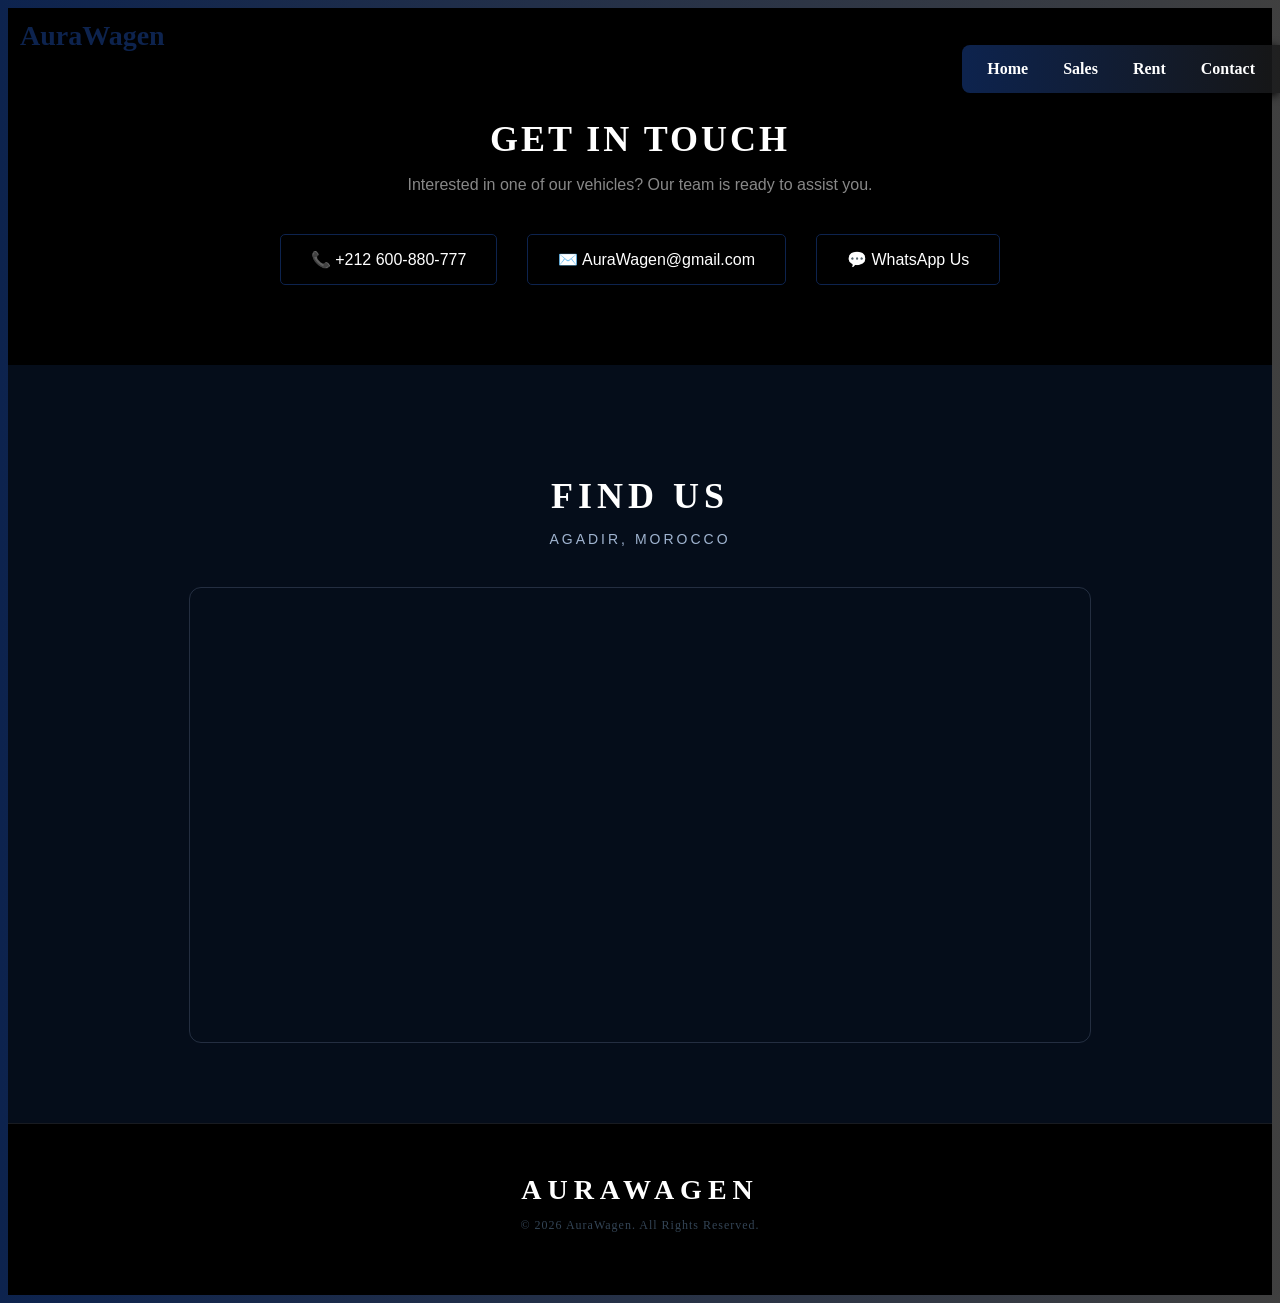
<file: Contact.html>
<!DOCTYPE html>
<html lang="en">
<head>
    <meta charset="UTF-8">
    <meta name="viewport" content="width=device-width, initial-scale=1.0">
    <link rel="stylesheet" href="stylecontact.css">
    <title>Contact page</title>
</head>
<body>
    <header class="hero-section">
        <div class="top-bar">
            <a href="index.html" class="logo">AuraWagen</a>
            <div class="linkspages">
                <a href="index.html">Home</a>
                <a href="sales.html">Sales</a>
                <a href="rent.html">Rent</a>
                <a href="Contact.html">Contact</a>
            </div>
        </div>
    
    </header>
<section class="contact" >
    <h2>Get In Touch</h2>
    <p>Interested in one of our vehicles? Our team is ready to assist you.</p>

    <div class="contact-info">
        <a href="tel:+212600880777" class="contact-item" >
            📞 +212 600-880-777
        </a>
        <a href="mailto:AuraWagen@gmail.com" class="contact-item" >
            ✉️ AuraWagen@gmail.com
        </a>
        <a href="https://wa.me/212632908066" class="contact-item" target="_blank">
            💬 WhatsApp Us
        </a>
    </div>
</section>
<section class="location">
    <h2>Find Us</h2>
    <p>Agadir, Morocco</p>

    <div class="map-container">
    <iframe src="https://www.google.com/maps/embed?pb=!1m18!1m12!1m3!1d13760.956542723046!2d-9.599497350000002!3d30.4293222!2m3!1f0!2f0!3f0!3m2!1i1024!2i768!4f13.1!3m3!1m2!1s0xdb3b68d4ddc0875%3A0x6cd91c257d5c4067!2sCit%C3%A9%20Suisse%2C%20Agadir%2080000!5e0!3m2!1sfr!2sma!4v1774354572331!5m2!1sfr!2sma"
     width="900" 
     height="450" 
     style="border:0;" 
     allowfullscreen="" 
     loading="lazy"
     referrerpolicy="no-referrer-when-downgrade"></iframe>
    </div>
</section>

<!-- FOOTER -->
<footer class="footer">
    <div class="footer-logo">AuraWagen</div>
    <p class="footer-copy">© 2026 AuraWagen. All Rights Reserved.</p>
</footer>
</body>
</html>
</file>
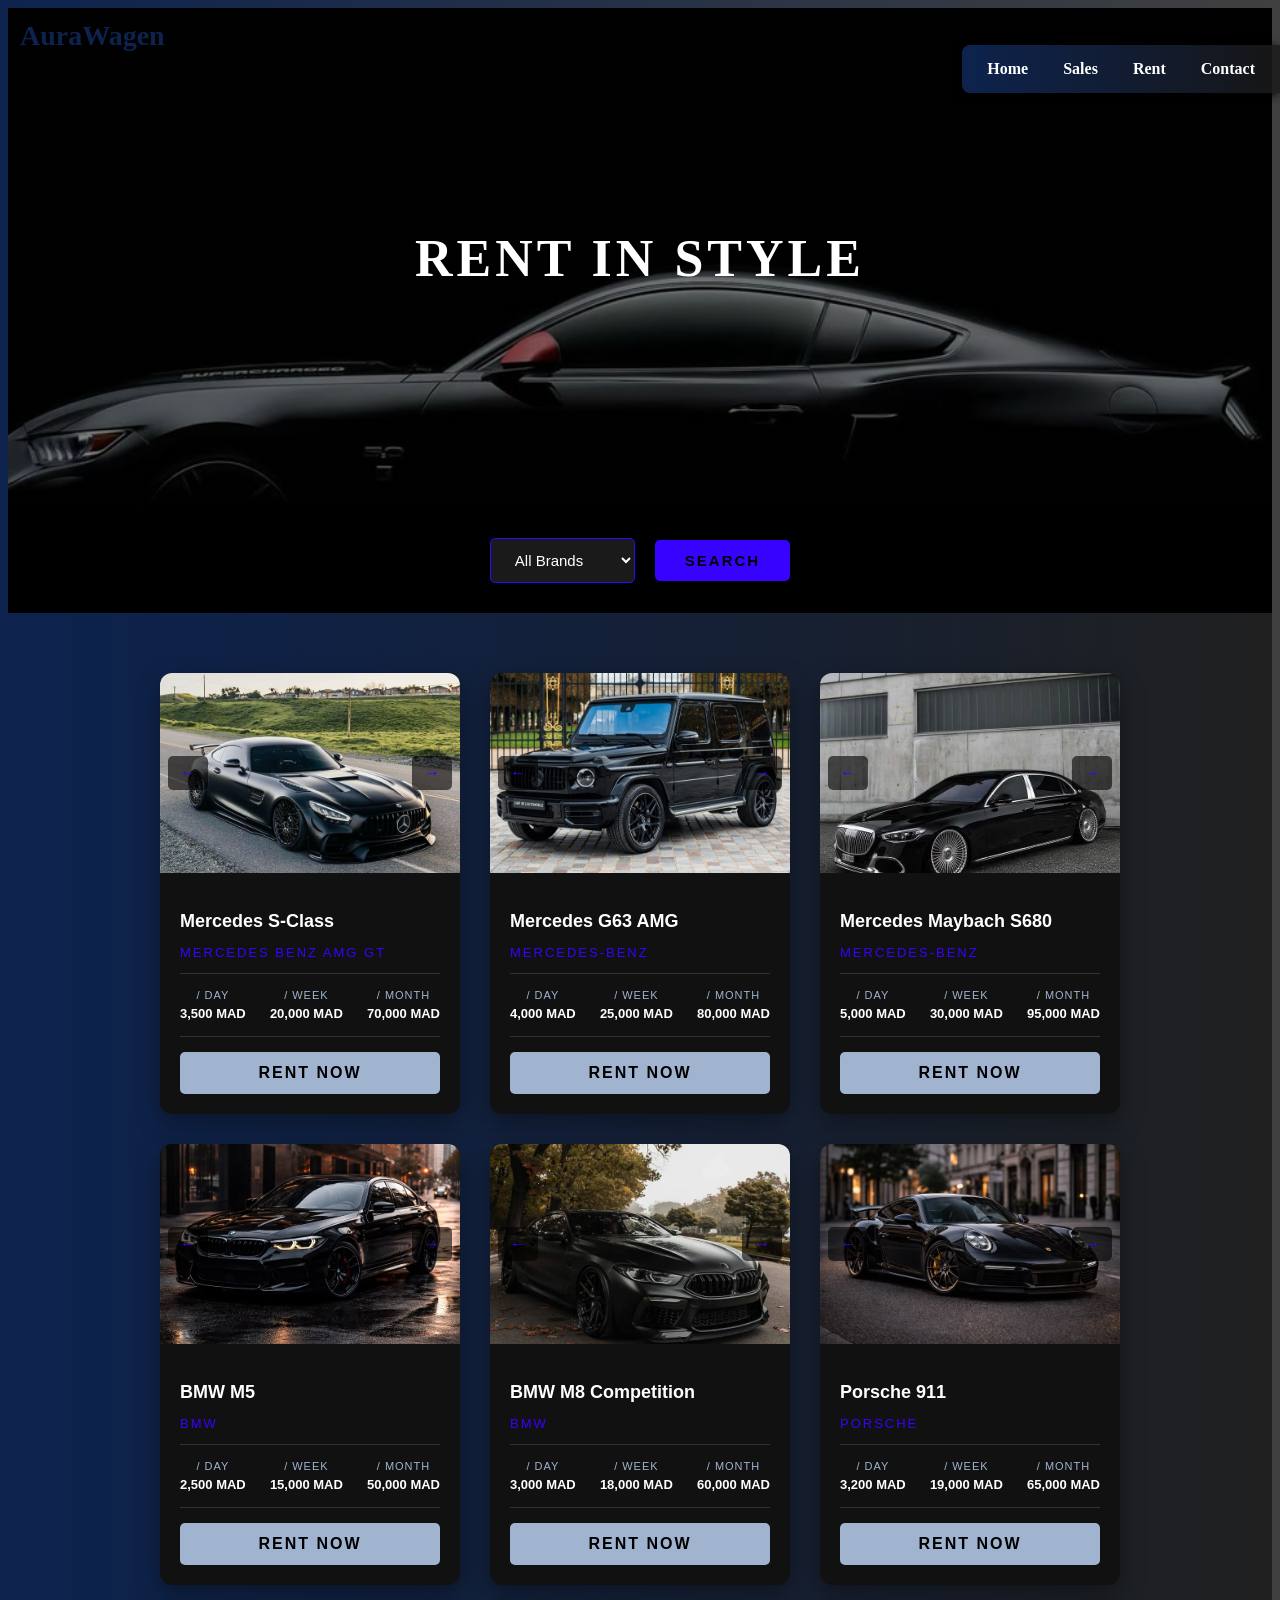
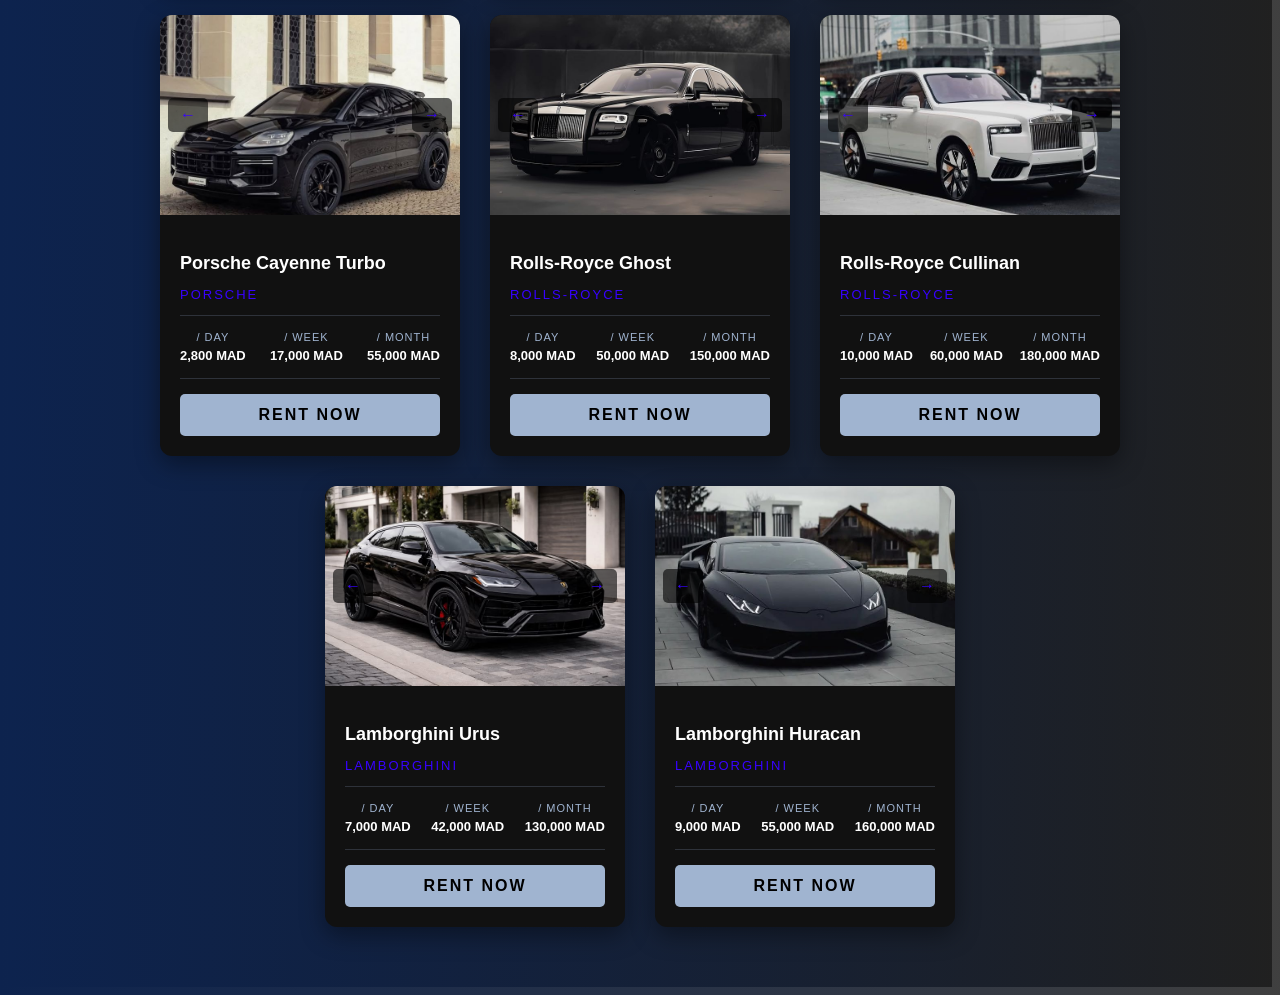
<file: rent.html>
<!DOCTYPE html>
<html lang="en">
<head>
    <meta charset="UTF-8">
    <meta name="viewport" content="width=device-width, initial-scale=1.0">
    <title>Rent page</title>
    <link rel="stylesheet" href="stylerent.css">
</head>
<body>
    <header class="hero-section">
        <div class="top-bar">
            <a href="index.html" class="logo">AuraWagen</a>
            <div class="linkspages">
                <a href="index.html">Home</a>
                <a href="sales.html">Sales</a>
                <a href="rent.html">Rent</a>
                <a href="Contact.html">Contact</a>
            </div>
        </div>
    </header>
    <section class="rent-hero">
        <h1>RENT IN STYLE</h1>
    </section>
<section class="filters">
    
    <select class="filter-brand">
        <option value="all">All Brands</option>
        <option value="mercedes">Mercedes</option>
        <option value="bmw">BMW</option>
        <option value="porsche">Porsche</option>
        <option value="rolls-royce">Rolls-Royce</option>
        <option value="lamborghini">Lamborghini</option>
    </select>
    <button class="filter-btn">SEARCH</button>

</section>

<!-- CARS GRID -->
<section class="cars-grid">
    <div class="car-card" data-brand="mercedes">
        <div class="car-slider">
            <img src="images/mercedice (1).jfif" class="slide active">
            <img src="images/mercedice (2).jfif" class="slide">
            <button class="prev">&#8592;</button>
            <button class="next">&#8594;</button>
        </div>
            <div class="car-info">
                <h3>Mercedes S-Class</h3>
                <p class="brand">Mercedes Benz AMG GT</p>
                <div class="pricing">
                    <div class="price-item">
                        <span class="period">/ Day</span>
                        <span class="amount">3,500 MAD</span>
                    </div>
                    <div class="price-item">
                        <span class="period">/ Week</span>
                        <span class="amount"> 20,000 MAD</span>
                    </div>
                    <div class="price-item">
                        <span class="period">/ Month</span>
                        <span class="amount">70,000 MAD</span>
                    </div>
                </div>
                <a href="Contact.html" class="rent-btn">Rent Now</a>
            </div>
        </div>

    <div class="car-card" data-brand="mercedes" >
        <div class="car-slider">
            <img src="images/2mercedice1 (1).jfif" class="slide active">
            <img src="images/2mercedice1 (2).jfif" class="slide">
            <button class="prev">&#8592;</button>
            <button class="next">&#8594;</button>
        </div>
            <div class="car-info">
            <h3>Mercedes G63 AMG</h3>
            <p class="brand">Mercedes-Benz</p>
            <div class="pricing">
                <div class="price-item">
                    <span class="period">/ Day</span>
                    <span class="amount">4,000 MAD</span>
                </div>
            <div class="price-item">
                <span class="period">/ Week</span>
                <span class="amount">25,000 MAD</span>
            </div>
            <div class="price-item">
                <span class="period">/ Month</span>
                <span class="amount">80,000 MAD</span>
            </div>
            </div>
    <a href="Contact.html" class="rent-btn">Rent Now</a>
            </div>
    </div>

    <div class="car-card" data-brand="mercedes" >
        <div class="car-slider">
            <img src="images/3mercedice (1).jfif" class="slide active">
            <img src="images/3mercedice (2).jfif" class="slide">
            <button class="prev">&#8592;</button>
            <button class="next">&#8594;</button>
        </div>
            <div class="car-info">
            <h3>Mercedes Maybach S680</h3>
            <p class="brand">Mercedes-Benz</p>
            <div class="pricing">
            <div class="price-item">
                <span class="period">/ Day</span>
                <span class="amount">5,000 MAD</span>
            </div>
            <div class="price-item">
                <span class="period">/ Week</span>
                <span class="amount">30,000 MAD</span>
            </div>
            <div class="price-item">
                <span class="period">/ Month</span>
                <span class="amount">95,000 MAD</span>
            </div>
            </div>
    <a href="Contact.html" class="rent-btn">Rent Now</a>
            </div>
    </div>

    <!-- BMW -->
    <div class="car-card" data-brand="bmw" >
        <div class="car-slider">
            <img src="images/BMW (1).jfif" class="slide active">
            <img src="images/BMW (2).jfif" class="slide">
            <button class="prev">&#8592;</button>
            <button class="next">&#8594;</button>
        </div>
        <div class="car-info">
        <h3>BMW M5</h3>
        <p class="brand">BMW</p>
        <div class="pricing">
        <div class="price-item">
            <span class="period">/ Day</span>
            <span class="amount">2,500 MAD</span>
        </div>
        <div class="price-item">
            <span class="period">/ Week</span>
            <span class="amount">15,000 MAD</span>
        </div>
        <div class="price-item">
            <span class="period">/ Month</span>
            <span class="amount">50,000 MAD</span>
        </div>
        </div>
    <a href="Contact.html" class="rent-btn">Rent Now</a>
        </div>
    </div>

    <div class="car-card" data-brand="bmw" >
        <div class="car-slider">
            <img src="images/2BMW (1).jfif" class="slide active">
            <img src="images/2BMW (2).jfif" class="slide">
            <button class="prev">&#8592;</button>
            <button class="next">&#8594;</button>
        </div>
        <div class="car-info">
        <h3>BMW M8 Competition</h3>
        <p class="brand">BMW</p>
        <div class="pricing">
        <div class="price-item">
            <span class="period">/ Day</span>
            <span class="amount">3,000 MAD</span>
        </div>
        <div class="price-item">
            <span class="period">/ Week</span>
            <span class="amount">18,000 MAD</span>
        </div>
        <div class="price-item">
            <span class="period">/ Month</span>
            <span class="amount">60,000 MAD</span>
        </div>
        </div>
    <a href="Contact.html" class="rent-btn">Rent Now</a>
        </div>
    </div>

    <!-- PORSCHE -->
    <div class="car-card" data-brand="porsche" >
        <div class="car-slider">
            <img src="images/porche (2).jfif" class="slide active">
            <img src="images/porche (1).jfif" class="slide">
            <button class="prev">&#8592;</button>
            <button class="next">&#8594;</button>
        </div>
        <div class="car-info">
        <h3>Porsche 911</h3>
        <p class="brand">Porsche</p>
        <div class="pricing">
        <div class="price-item">
            <span class="period">/ Day</span>
            <span class="amount">3,200 MAD</span>
        </div>
        <div class="price-item">
            <span class="period">/ Week</span>
            <span class="amount">19,000 MAD</span>
        </div>
        <div class="price-item">
            <span class="period">/ Month</span>
            <span class="amount">65,000 MAD</span>
        </div>
        </div>
    <a href="Contact.html" class="rent-btn">Rent Now</a>
        </div>
    </div>

    <div class="car-card" data-brand="porsche" >
        <div class="car-slider">
            <img src="images/2porche (2).jfif" class="slide active">
            <img src="images/2porche (1).jfif" class="slide">
            <button class="prev">&#8592;</button>
            <button class="next">&#8594;</button>
        </div>
        <div class="car-info">
        <h3>Porsche Cayenne Turbo</h3>
        <p class="brand">Porsche</p>
        <div class="pricing">
        <div class="price-item">
            <span class="period">/ Day</span>
            <span class="amount">2,800 MAD</span>
        </div>
        <div class="price-item">
            <span class="period">/ Week</span>
            <span class="amount">17,000 MAD</span>
        </div>
        <div class="price-item">
            <span class="period">/ Month</span>
            <span class="amount">55,000 MAD</span>
        </div>
        </div>
    <a href="Contact.html" class="rent-btn">Rent Now</a>
        </div>
    </div>

    <!-- ROLLS-ROYCE -->
    <div class="car-card" data-brand="rolls-royce" >
        <div class="car-slider">
            <img src="images/Rolls (1).jfif" class="slide active">
            <img src="images/Rolls (2).jfif" class="slide">
            <button class="prev">&#8592;</button>
            <button class="next">&#8594;</button>
        </div>
        <div class="car-info">
        <h3>Rolls-Royce Ghost</h3>
        <p class="brand">Rolls-Royce</p>
        <div class="pricing">
        <div class="price-item">
            <span class="period">/ Day</span>
            <span class="amount">8,000 MAD</span>
        </div>
        <div class="price-item">
            <span class="period">/ Week</span>
            <span class="amount">50,000 MAD</span>
        </div>
        <div class="price-item">
            <span class="period">/ Month</span>
            <span class="amount">150,000 MAD</span>
        </div>
        </div>
    <a href="Contact.html" class="rent-btn">Rent Now</a>
        </div>
    </div>

    <div class="car-card" data-brand="rolls-royce" >
        <div class="car-slider">
            <img src="images/2rolls (2).jfif" class="slide active">
            <img src="images/2rolls (1).jfif" class="slide">
            <button class="prev">&#8592;</button>
            <button class="next">&#8594;</button>
        </div>
        <div class="car-info">
        <h3>Rolls-Royce Cullinan</h3>
        <p class="brand">Rolls-Royce</p>
        <div class="pricing">
        <div class="price-item">
            <span class="period">/ Day</span>
            <span class="amount">10,000 MAD</span>
        </div>
        <div class="price-item">
            <span class="period">/ Week</span>
            <span class="amount">60,000 MAD</span>
        </div>
        <div class="price-item">
            <span class="period">/ Month</span>
            <span class="amount">180,000 MAD</span>
        </div>
        </div>
    <a href="Contact.html" class="rent-btn">Rent Now</a>
        </div>
    </div>

    <!-- LAMBORGHINI -->
    <div class="car-card" data-brand="lamborghini" >
        <div class="car-slider">
            <img src="images/lam (1).jfif" class="slide active">
            <img src="images/lam (2).jfif" class="slide">
            <button class="prev">&#8592;</button>
            <button class="next">&#8594;</button>
        </div>
        <div class="car-info">
        <h3>Lamborghini Urus</h3>
        <p class="brand">Lamborghini</p>
        <div class="pricing">
        <div class="price-item">
            <span class="period">/ Day</span>
            <span class="amount">7,000 MAD</span>
        </div>
        <div class="price-item">
            <span class="period">/ Week</span>
            <span class="amount">42,000 MAD</span>
        </div>
        <div class="price-item">
            <span class="period">/ Month</span>
            <span class="amount">130,000 MAD</span>
        </div>
        </div>
    <a href="Contact.html" class="rent-btn">Rent Now</a>
        </div>
    </div>

    <div class="car-card" data-brand="lamborghini">
        <div class="car-slider">
            <img src="images/2lam (1).jfif" class="slide active">
            <img src="images/2lam (2).jfif" class="slide">
            <button class="prev">&#8592;</button>
            <button class="next">&#8594;</button>
        </div>
        <div class="car-info">
        <h3>Lamborghini Huracan</h3>
        <p class="brand">Lamborghini</p>
        <div class="pricing">
        <div class="price-item">
            <span class="period">/ Day</span>
            <span class="amount">9,000 MAD</span>
        </div>
        <div class="price-item">
            <span class="period">/ Week</span>
            <span class="amount">55,000 MAD</span>
        </div>
        <div class="price-item">
            <span class="period">/ Month</span>
            <span class="amount">160,000 MAD</span>
        </div>
        </div>
    <a href="Contact.html" class="rent-btn">Rent Now</a>
        </div>
    </div>



</section>
<script src="script_rent.js"></script>
</body>
</html>
</file>
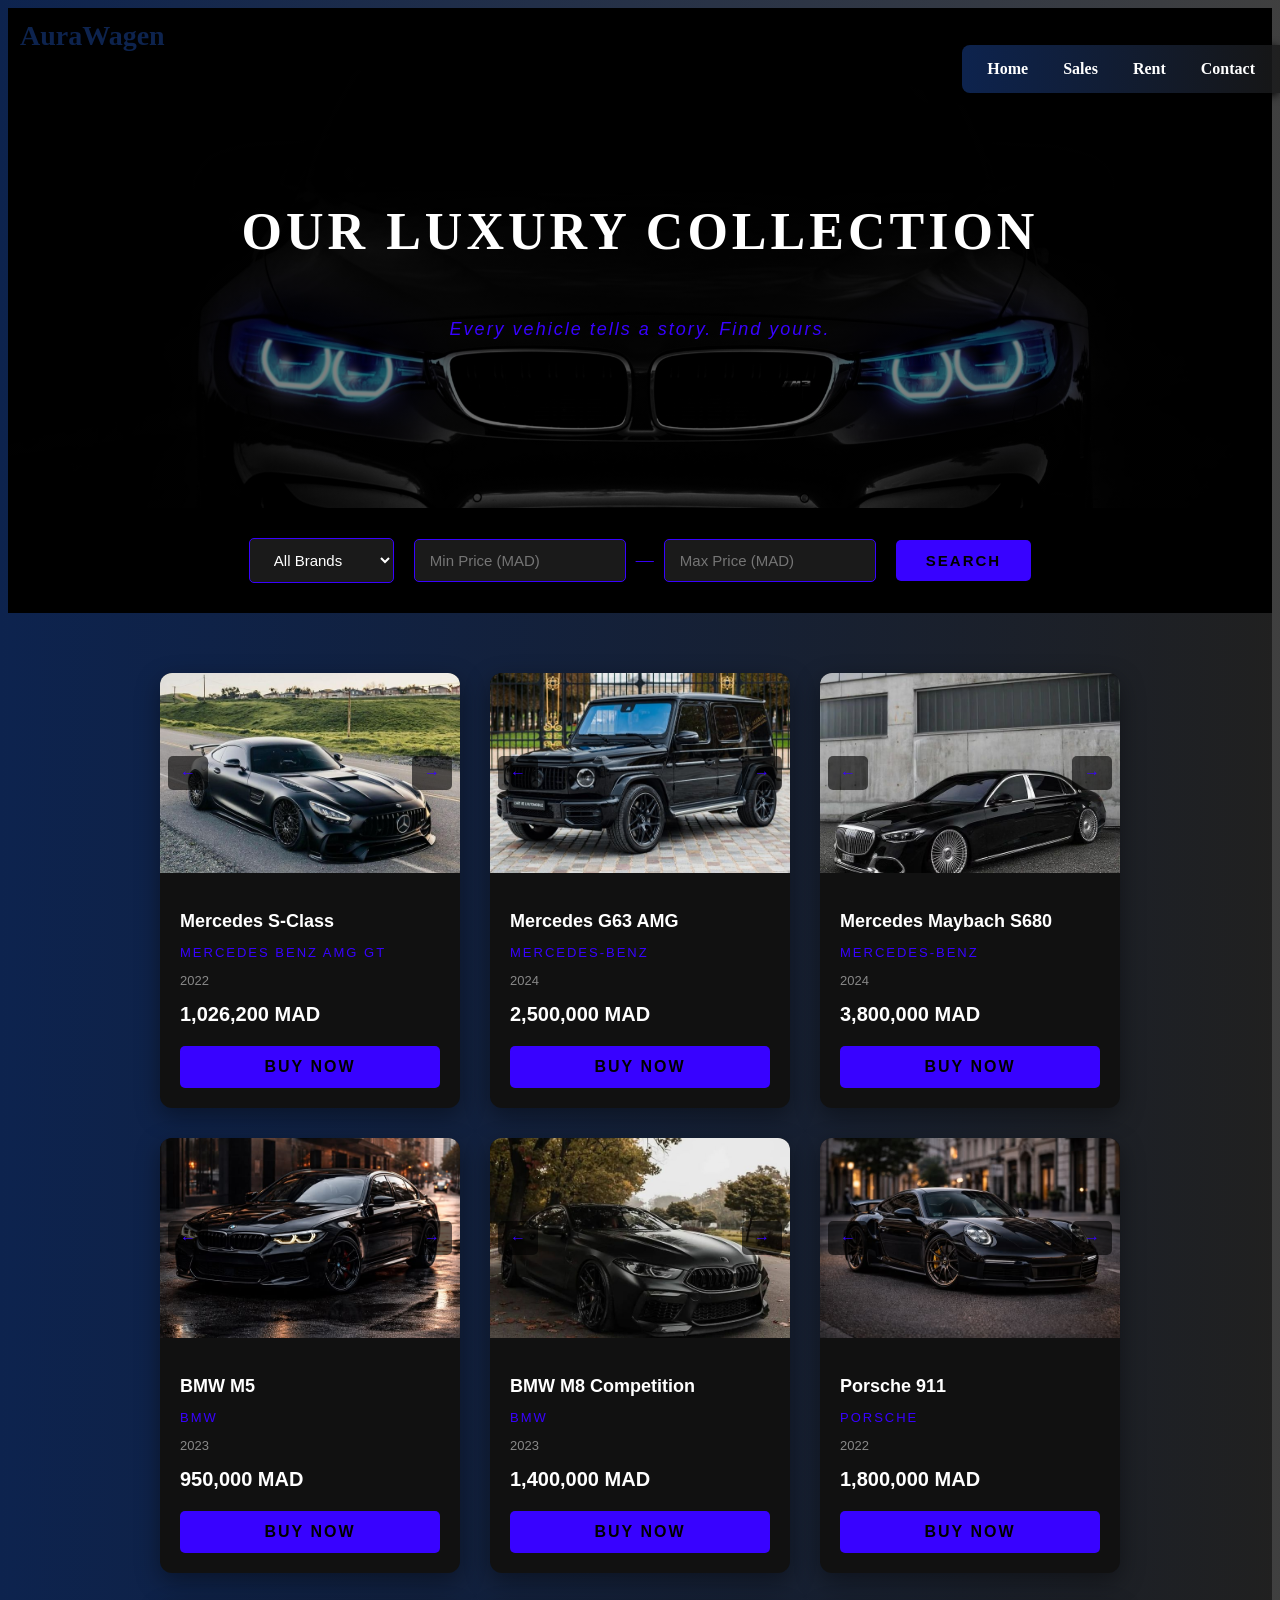
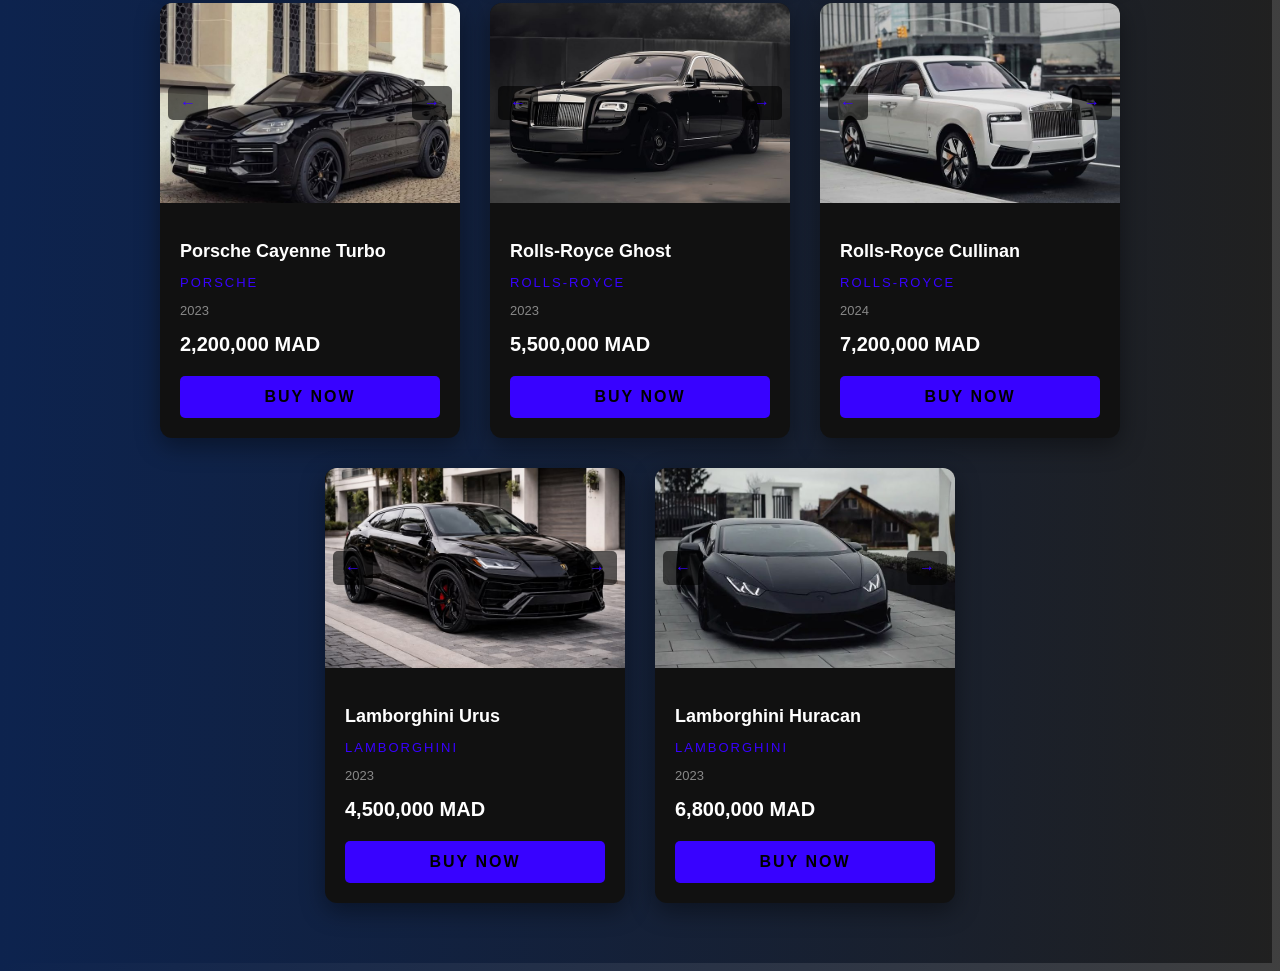
<file: sales.html>
<!DOCTYPE html>
<html lang="en">
<head>
    <meta charset="UTF-8">
    <meta name="viewport" content="width=device-width, initial-scale=1.0">
    <title>Sale page</title>
    <link rel="stylesheet" href="stylesale.css">
</head>
<body>
    <header class="hero-section">
        <div class="top-bar">
            <a href="index.html" class="logo">AuraWagen</a>
            <div class="linkspages">
                <a href="index.html">Home</a>
                <a href="sales.html">Sales</a>
                <a href="rent.html">Rent</a>
                <a href="Contact.html">Contact</a>
            </div>
        </div>
    </header>
    <section class="sales-hero">
        <h1>OUR LUXURY COLLECTION</h1>
        <p>Every vehicle tells a story. Find yours.</p>
    </section>
<section class="filters">
    
    <select class="filter-brand">
        <option value="all">All Brands</option>
        <option value="mercedes">Mercedes</option>
        <option value="bmw">BMW</option>
        <option value="porsche">Porsche</option>
        <option value="rolls-royce">Rolls-Royce</option>
        <option value="lamborghini">Lamborghini</option>
    </select>

    <div class="filter-price">
        <input type="number" id="min-price" placeholder="Min Price (MAD)">
        <span>—</span>
        <input type="number" id="max-price" placeholder="Max Price (MAD)">
    </div>

    <button class="filter-btn">SEARCH</button>

</section>

<!-- CARS GRID -->
<section class="cars-grid">

    <!-- MERCEDES -->
    <div class="car-card" data-brand="mercedes" data-price="1026200">
        <div class="car-slider">
            <img src="images/mercedice (1).jfif" class="slide active">
            <img src="images/mercedice (2).jfif" class="slide">
            <button class="prev">&#8592;</button>
            <button class="next">&#8594;</button>
        </div>
        <div class="car-info">
            <h3>Mercedes S-Class</h3>
            <p class="brand">Mercedes Benz AMG GT</p>
            <p class="year">2022</p>
            <p class="price">1,026,200 MAD</p>
            <a href="Contact.html" class="buy-btn">Buy Now</a>
        </div>
    </div>

    <div class="car-card" data-brand="mercedes" data-price="2500000">
        <div class="car-slider">
            <img src="images/2mercedice1 (1).jfif" class="slide active">
            <img src="images/2mercedice1 (2).jfif" class="slide">
            <button class="prev">&#8592;</button>
            <button class="next">&#8594;</button>
        </div>
        <div class="car-info">
            <h3>Mercedes G63 AMG</h3>
            <p class="brand">Mercedes-Benz</p>
            <p class="year">2024</p>
            <p class="price">2,500,000 MAD</p>
            <a href="Contact.html" class="buy-btn">Buy Now</a>
        </div>
    </div>

    <div class="car-card" data-brand="mercedes" data-price="3800000">
        <div class="car-slider">
            <img src="images/3mercedice (1).jfif" class="slide active">
            <img src="images/3mercedice (2).jfif" class="slide">
            <button class="prev">&#8592;</button>
            <button class="next">&#8594;</button>
        </div>
        <div class="car-info">
            <h3>Mercedes Maybach S680</h3>
            <p class="brand">Mercedes-Benz</p>
            <p class="year">2024</p>
            <p class="price">3,800,000 MAD</p>
            <a href="Contact.html" class="buy-btn">Buy Now</a>
        </div>
    </div>

    <!-- BMW -->
    <div class="car-card" data-brand="bmw" data-price="950000">
        <div class="car-slider">
            <img src="images/BMW (1).jfif" class="slide active">
            <img src="images/BMW (2).jfif" class="slide">
            <button class="prev">&#8592;</button>
            <button class="next">&#8594;</button>
        </div>
        <div class="car-info">
            <h3>BMW M5</h3>
            <p class="brand">BMW</p>
            <p class="year">2023</p>
            <p class="price">950,000 MAD</p>
            <a href="Contact.html" class="buy-btn">Buy Now</a>
        </div>
    </div>

    <div class="car-card" data-brand="bmw" data-price="1400000">
        <div class="car-slider">
            <img src="images/2BMW (1).jfif" class="slide active">
            <img src="images/2BMW (2).jfif" class="slide">
            <button class="prev">&#8592;</button>
            <button class="next">&#8594;</button>
        </div>
        <div class="car-info">
            <h3>BMW M8 Competition</h3>
            <p class="brand">BMW</p>
            <p class="year">2023</p>
            <p class="price">1,400,000 MAD</p>
            <a href="Contact.html" class="buy-btn">Buy Now</a>
        </div>
    </div>

    <!-- PORSCHE -->
    <div class="car-card" data-brand="porsche" data-price="1800000">
        <div class="car-slider">
            <img src="images/porche (2).jfif" class="slide active">
            <img src="images/porche (1).jfif" class="slide">
            <button class="prev">&#8592;</button>
            <button class="next">&#8594;</button>
        </div>
        <div class="car-info">
            <h3>Porsche 911</h3>
            <p class="brand">Porsche</p>
            <p class="year">2022</p>
            <p class="price">1,800,000 MAD</p>
            <a href="Contact.html" class="buy-btn">Buy Now</a>
        </div>
    </div>

    <div class="car-card" data-brand="porsche" data-price="2200000">
        <div class="car-slider">
            <img src="images/2porche (2).jfif" class="slide active">
            <img src="images/2porche (1).jfif" class="slide">
            <button class="prev">&#8592;</button>
            <button class="next">&#8594;</button>
        </div>
        <div class="car-info">
            <h3>Porsche Cayenne Turbo</h3>
            <p class="brand">Porsche</p>
            <p class="year">2023</p>
            <p class="price">2,200,000 MAD</p>
            <a href="Contact.html" class="buy-btn">Buy Now</a>
        </div>
    </div>

    <!-- ROLLS-ROYCE -->
    <div class="car-card" data-brand="rolls-royce" data-price="5500000">
        <div class="car-slider">
            <img src="images/Rolls (1).jfif" class="slide active">
            <img src="images/Rolls (2).jfif" class="slide">
            <button class="prev">&#8592;</button>
            <button class="next">&#8594;</button>
        </div>
        <div class="car-info">
            <h3>Rolls-Royce Ghost</h3>
            <p class="brand">Rolls-Royce</p>
            <p class="year">2023</p>
            <p class="price">5,500,000 MAD</p>
            <a href="Contact.html" class="buy-btn">Buy Now</a>
        </div>
    </div>

    <div class="car-card" data-brand="rolls-royce" data-price="7200000">
        <div class="car-slider">
            <img src="images/2rolls (2).jfif" class="slide active">
            <img src="images/2rolls (1).jfif" class="slide">
            <button class="prev">&#8592;</button>
            <button class="next">&#8594;</button>
        </div>
        <div class="car-info">
            <h3>Rolls-Royce Cullinan</h3>
            <p class="brand">Rolls-Royce</p>
            <p class="year">2024</p>
            <p class="price">7,200,000 MAD</p>
            <a href="Contact.html" class="buy-btn">Buy Now</a>
        </div>
    </div>

    <!-- LAMBORGHINI -->
    <div class="car-card" data-brand="lamborghini" data-price="4500000">
        <div class="car-slider">
            <img src="images/lam (1).jfif" class="slide active">
            <img src="images/lam (2).jfif" class="slide">
            <button class="prev">&#8592;</button>
            <button class="next">&#8594;</button>
        </div>
        <div class="car-info">
            <h3>Lamborghini Urus</h3>
            <p class="brand">Lamborghini</p>
            <p class="year">2023</p>
            <p class="price">4,500,000 MAD</p>
            <a href="Contact.html" class="buy-btn">Buy Now</a>
        </div>
    </div>

    <div class="car-card" data-brand="lamborghini" data-price="6800000">
        <div class="car-slider">
            <img src="images/2lam (1).jfif" class="slide active">
            <img src="images/2lam (2).jfif" class="slide">
            <button class="prev">&#8592;</button>
            <button class="next">&#8594;</button>
        </div>
        <div class="car-info">
            <h3>Lamborghini Huracan</h3>
            <p class="brand">Lamborghini</p>
            <p class="year">2023</p>
            <p class="price">6,800,000 MAD</p>
            <a href="Contact.html" class="buy-btn">Buy Now</a>
        </div>
    </div>

</section>
<script src="script.js"></script>
</body>
</html>
</file>
<file: stylecontact.css>
body{
    background: linear-gradient(90deg, #0d234e, #1a1a1ad5);
}
 .linkspages {
        background: linear-gradient(90deg, #0d234e, #1a1a1ad5);
        position: fixed; 
        top: 5%;
        right: 0;
        padding: 10px 15px;
        border-radius: 8px 0 0 8px; 
        display: flex; /*-- -- --*/
        gap: 15px; /*space*/
        box-shadow: -2px 2px 10px rgb(0, 0, 0);
        z-index: 1000; /*visible*/
    }

    .linkspages a {
        color: #ffffff;
        text-decoration: none;
        font-weight: bold;
        padding: 5px 10px;
        border-radius: 5px;
    }

    .linkspages a:hover {
        background-color: #222222ad; 
        transform: scale(1.1); 
    }

    .top-bar {
    position: absolute; /*stay above */
    top: 20px;
    left: 20px;
    right: 20px;
    z-index: 10;
}
.logo {
    position: fixed;
    font-size: 28px;
    font-weight: bold;
    color: #0d234e;
    cursor: pointer;        
    text-decoration: none;
    
}

.contact {
    background: #000000;
    text-align: center;
    padding: 80px 40px;
}

.contact h2 {
    color: white;
    font-size: 36px;
    font-weight: 700;
    letter-spacing: 3px;
    text-transform: uppercase;
    font-family: 'Georgia', serif;
    margin-bottom: 15px;
}

.contact p {
    color: #888888;
    font-size: 16px;
    margin-bottom: 40px;
    font-family: 'Montserrat', sans-serif; 
}

.contact-info {
    display: flex;
    justify-content: center;
    gap: 30px;
    flex-wrap: wrap;
}

.contact-item {
    color: #ffffff;
    text-decoration: none;
    font-size: 16px;
    border: 1px solid #0d234e;
    padding: 15px 30px;
    border-radius: 5px;
    transition: all 0.3s ease;
    font-family: 'Montserrat', sans-serif; 
    
}

.contact-item:hover {
    background: #0d234e;
    color: black;
}
/* LOCATION */
.location {
    background: #050d1a;
    text-align: center;
    padding: 80px 40px;
     
}

.location h2 {
    color: white;
    font-size: 36px;
    font-weight: 900;
    letter-spacing: 5px;
    text-transform: uppercase;
    margin-bottom: 10px;
    
}

.location p {
    color: #a0b4d0;
    font-size: 14px;
    letter-spacing: 3px;
    text-transform: uppercase;
    margin-bottom: 40px;
     font-family: 'Montserrat', sans-serif; 
}

.map-container {
    max-width: 900px;
    margin: auto;
    border-radius: 12px;
    overflow: hidden;
    border: 1px solid rgba(160, 180, 220, 0.2);
}

.footer {
    background: #000000;
    text-align: center;
    padding: 50px 40px;
    border-top: 1px solid rgba(160, 180, 220, 0.15);
}

.footer-logo {
    color: white;
    font-size: 28px;
    font-weight: 900;
    letter-spacing: 6px;
    text-transform: uppercase;
    margin-bottom: 10px;

}
.footer-copy {
    color: #334455;
    font-size: 12px;
    letter-spacing: 1px;
}
</file>
<file: stylerent.css>
body{
    background: linear-gradient(90deg, #0d234e, #1a1a1ad5);
}
 .linkspages {
        background: linear-gradient(90deg, #0d234e, #1a1a1ad5);
        position: fixed; 
        top: 5%;
        right: 0;
        padding: 10px 15px;
        border-radius: 8px 0 0 8px; 
        display: flex; 
        gap: 15px; 
        box-shadow: -2px 2px 10px rgb(0, 0, 0);
        z-index: 1000; 
    }

    .linkspages a {
        color: #ffffff;
        text-decoration: none;
        font-weight: bold;
        padding: 5px 10px;
        border-radius: 5px;
    }

    .linkspages a:hover {
        background-color: #222222ad; 
        transform: scale(1.1); 
    }

    .top-bar {
    position: absolute; /*stay above */
    top: 20px;
    left: 20px;
    right: 20px;
    z-index: 10;
}
.logo {
    position: fixed;
    font-size: 28px;
    font-weight: bold;
    color: #0d234e;
    cursor: pointer;        
    text-decoration: none;
    
     
}
.rent-hero {
    background-image: linear-gradient(rgba(0,0,0,0.5), rgba(0,0,0,0.5)), url('images/rentback1.jpg');
    background-size: 125%;
    background-position: center 30%;
    height: 500px;
    display: flex;
    justify-content: center;
    align-items: center;
    text-align: center;
    font-family: 'Montserrat', sans-serif;
}

.rent-hero h1 {
    color: white;
    font-size: 52px;
    font-weight: 700;
    letter-spacing: 4px;
    font-family: 'Georgia', serif;
}
/* Filter*/
.filters {
    display: flex;
    justify-content: center;
    align-items: center;
    gap: 20px;
    padding: 30px 20px;
    background: #000000;
}

.filter-brand {
    background: #1a1a1a;
    color: white;
    border: 1px solid #3802ff;
    padding: 12px 20px;
    font-size: 15px;
    border-radius: 5px;
    cursor: pointer;/*👆*/
    outline: none;
}

.filter-btn {
    background: #3802ff;
    color: black;
    border: none;
    padding: 12px 30px;
    font-size: 15px;
    font-weight: 700;
    border-radius: 5px;
    cursor: pointer;
    letter-spacing: 2px;
}

.filter-btn:hover {
    background: rgba(255, 255, 255, 0.726);
}
/* CARS GRID */
.cars-grid {
    display: flex;
    flex-wrap: wrap;
    justify-content: center;
    gap: 30px;
    padding: 60px 40px;
   background: linear-gradient(90deg, #0d234e, #1a1a1ad5);
}

/* CARD */
.car-card {
    background: #111111;
    border-radius: 12px;
    width: 300px;
    overflow: hidden;
    box-shadow: 0 8px 25px rgba(0,0,0,0.4);
    transition: transform 0.3s ease;
}

.car-card:hover {
    transform: translateY(-8px);
} 

.car-slider {
    position: relative;
    width: 100%;
    height: 200px;
}

.car-slider .slide {
    width: 100%;
    height: 200px;
    object-fit: cover;
    display: none;
}

.car-slider .slide.active {
    display: block;
}

.car-slider .prev,
.car-slider .next {
    position: absolute;
    top: 50%;
    transform: translateY(-50%);
    background: rgba(0,0,0,0.6);
    color: #3802ff;
    border: none;
    padding: 8px 12px;
    cursor: pointer;
    font-size: 16px;
    border-radius: 5px;
}

.car-slider .prev { left: 8px; }
.car-slider .next { right: 8px; }

/* CAR INFO */
.car-info {
    padding: 20px;
    font-family: 'Montserrat', sans-serif;
}

.car-info h3 {
    color: white;
    font-size: 18px;
    font-weight: 700;
    margin-bottom: 10px;
}

.car-info .brand {
    color: #3802ff;
    font-size: 13px;
    text-transform: uppercase;
    letter-spacing: 2px;
}

.pricing {
    display: flex;
    justify-content: space-between;
    border-top: 1px solid rgba(160, 180, 220, 0.2);
    border-bottom: 1px solid rgba(160, 180, 220, 0.2);
    padding: 15px 0;
    margin-bottom: 15px;
}

.price-item {
    display: flex;
    flex-direction: column;
    align-items: center;
    gap: 5px;
}

.period {
    font-family: 'Montserrat', sans-serif;
    color: #a0b4d0;
    font-size: 11px;
    letter-spacing: 1px;
    text-transform: uppercase;
}

.amount {
    font-family: 'Montserrat', sans-serif;
    color: white;
    font-size: 13px;
    font-weight: 700;
}

.rent-btn {
    display: block;
    text-align: center;
    padding: 12px;
    background: #a0b4d0;
    color: black;
    font-weight: 700;
    text-decoration: none;
    border-radius: 5px;
    letter-spacing: 2px;
    text-transform: uppercase;
    font-family: 'Montserrat', sans-serif;
    transition: background 0.3s ease;
}

.rent-btn:hover {
    background: white;
}
</file>
<file: stylesale.css>
body{
    background: linear-gradient(90deg, #0d234e, #1a1a1ad5);
}
 .linkspages {
        background: linear-gradient(90deg, #0d234e, #1a1a1ad5);
        position: fixed; 
        top: 5%;
        right: 0;
        padding: 10px 15px;
        border-radius: 8px 0 0 8px; 
        display: flex; /*-- -- --*/
        gap: 15px; /*space*/
        box-shadow: -2px 2px 10px rgb(0, 0, 0);
        z-index: 1000; /*visible*/
    }

    .linkspages a {
        color: #ffffff;
        text-decoration: none;
        font-weight: bold;
        padding: 5px 10px;
        border-radius: 5px;
    }

    .linkspages a:hover {
        background-color: #222222ad; 
        transform: scale(1.1); 
    }

    .top-bar {
    position: absolute; /*stay above */
    top: 20px;
    left: 20px;
    right: 20px;
    z-index: 10;
}
.logo {
    position: fixed;
    font-size: 28px;
    font-weight: bold;
    color: #0d234e;
    cursor: pointer;        
    text-decoration: none;
     
}
.sales-hero {
    background-image: linear-gradient(rgba(0,0,0,0.5), rgba(0,0,0,0.5)), url('images/careyes.jpg');
    background-size: 125%;
    background-position: center 40%;
    height: 500px;
    display: flex;
    flex-direction: column;/*↓*/
    justify-content: center; 
    text-align: center;
    font-family: 'Montserrat', sans-serif;
}

.sales-hero h1 {
    color: white;
    font-size: 52px;
    font-weight: 700;
    letter-spacing: 4px;
    font-family: 'Georgia', serif;
}

.sales-hero p {
    color: #3802ff;
    font-size: 18px;
    font-style: italic;
    letter-spacing: 2px;
    margin-top: 15px;
}
/* Filter*/
.filters {
    display: flex;
    justify-content: center;
    align-items: center;
    gap: 20px;
    padding: 30px 20px;
    background: #000000;
    flex-wrap: wrap;
}

.filter-brand {
    background: #1a1a1a;
    color: white;
    border: 1px solid #3802ff;
    padding: 12px 20px;
    font-size: 15px;
    border-radius: 5px;
    cursor: pointer;
    outline: none;
}

.filter-price {
    display: flex;
    align-items: center;
    gap: 10px;
}

.filter-price input {
    background: #1a1a1a;
    color: white;
    border: 1px solid #3802ff;
    padding: 12px 15px;
    font-size: 15px;
    border-radius: 5px;
    width: 180px;
    outline: none;
}

.filter-price span {
    color: #3802ff;
    font-size: 18px;
}

.filter-btn {
    background: #3802ff;
    color: black;
    border: none;
    padding: 12px 30px;
    font-size: 15px;
    font-weight: 700;
    border-radius: 5px;
    cursor: pointer;
    letter-spacing: 2px;
}

.filter-btn:hover {
    background: rgba(255, 255, 255, 0.726);
}
/* CARS GRID */
.cars-grid {
    display: flex;
    flex-wrap: wrap;
    justify-content: center;
    gap: 30px;
    padding: 60px 40px;
   background: linear-gradient(90deg, #0d234e, #1a1a1ad5);
}

/* CARD */
.car-card {
    background: #111111;
    border-radius: 12px;
    width: 300px;
    overflow: hidden;
    box-shadow: 0 8px 25px rgba(0,0,0,0.4);
    transition: transform 0.3s ease;
}

.car-card:hover {
    transform: translateY(-8px);
} 

.car-slider {
    position: relative;
    width: 100%;
    height: 200px;
}

.car-slider .slide {
    width: 100%;
    height: 200px;
    object-fit: cover;
    display: none;
}

.car-slider .slide.active {
    display: block;
}

.car-slider .prev,
.car-slider .next {
    position: absolute;
    top: 50%;
    transform: translateY(-50%);/*centrée*/
    background: rgba(0,0,0,0.6);
    color: #3802ff;
    border: none;
    padding: 8px 12px;
    cursor: pointer;
    font-size: 16px;
    border-radius: 5px;
}

.car-slider .prev { left: 8px; }
.car-slider .next { right: 8px; }

/* CAR INFO */
.car-info {
    padding: 20px;
    font-family: 'Montserrat', sans-serif;
}

.car-info h3 {
    color: white;
    font-size: 18px;
    font-weight: 700;
    margin-bottom: 10px;
}

.car-info .brand {
    color: #3802ff;
    font-size: 13px;
    text-transform: uppercase;/*A-Z*/
    letter-spacing: 2px;
}

.car-info .year{
    color: #888888;
    font-size: 13px;
    margin-top: 5px;
}

.car-info .price {
    color: white;
    font-size: 20px;
    font-weight: 700;
    margin-top: 15px;
}

.buy-btn {
    display: block;
    text-align: center;
    margin-top: 15px;
    padding: 12px;
    background: #3802ff;
    color: black;
    font-weight: 700;
    text-decoration: none;
    border-radius: 5px;
    letter-spacing: 2px;
    text-transform: uppercase;
    transition: background 0.3s ease;
}

.buy-btn:hover {
    background: white;
}
</file>
